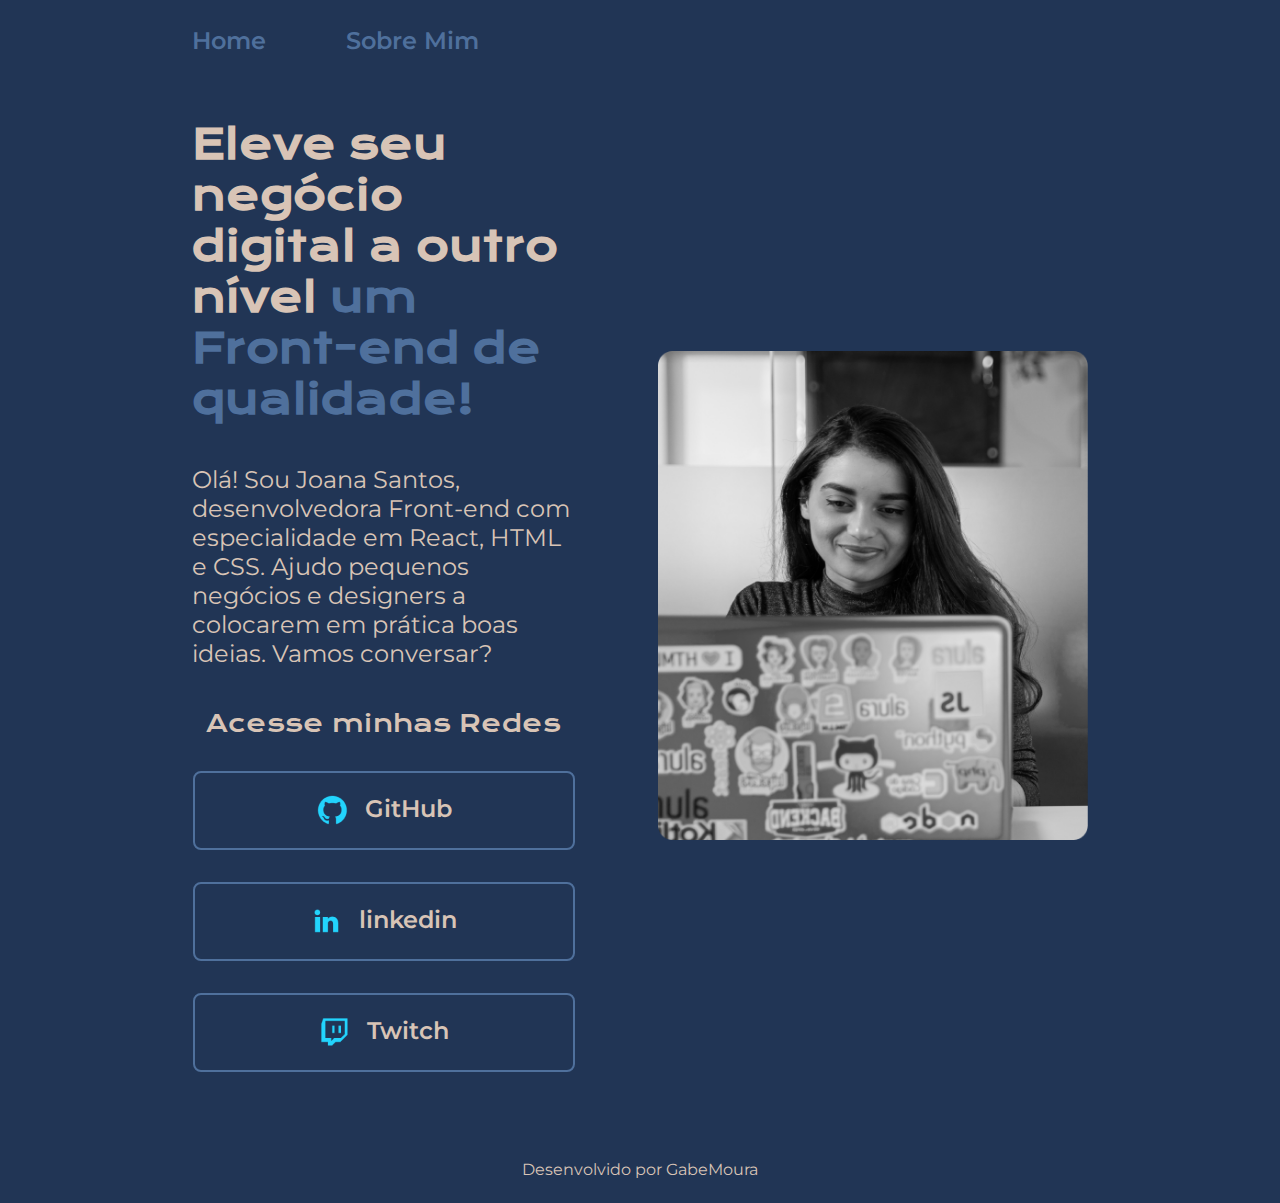
<file: index.html>
<!DOCTYPE html>
<html lang="pt-br">
<head>
    <meta charset="UTF-8">
    <meta http-equiv="X-UA-Compatible" content="IE=edge">
    <meta name="viewport" content="width=device-width, initial-scale=1.0">
    <title>Portfolio </title>
    <link rel="icon" href="./Assets/html.png" type="image/png">
    <link rel="stylesheet" href="./styles/style.css">


</head>
<body>
    <header class="cabecalho">
        <nav class="cabecalho__menu">
            <a class="cabecalho__menu__link" href="index.html"> Home</a>
            <a class="cabecalho__menu__link" href="about.html"> Sobre Mim </a>
        </nav>

    </header>

    <main class="apresentacao">
        <section class="apresentacao__conteudo">
            <h1 class="apresentacao__conteudo__titulo">Eleve seu negócio digital a outro nível <strong class="titulo-destaque"> um Front-end de qualidade! </strong> </h1>
            <p class="apresentacao__conteudo__texto"> Olá! Sou Joana Santos, desenvolvedora Front-end com especialidade em React, HTML e CSS. Ajudo pequenos negócios e designers a colocarem em prática boas ideias. Vamos conversar?</p>
            <div class="apresentacao__links">
                <h2 class="apresentacao__links__subtitulo">Acesse minhas Redes</h2>
                
                <a class="apresentacao__links__navegacao" href="https:\\github.com/"> 
                    <img src="./Assets/github.png">
                    GitHub
                </a>   

                <a class="apresentacao__links__navegacao" href="https://www.linkedin.com/"> 
                    <img src="./Assets/linkedin.png">
                    linkedin
                </a>   

                <a class="apresentacao__links__navegacao" href="https:\\twitch.tv"> 
                    <img src="./Assets/twitch.png">
                    Twitch
                </a>   
            </div>
        </section>
        <img class="apresentacao__imagem" src="Assets/perfil-programadora.png" alt="imagem de uma mulher programando">
    </main>

    <footer class="rodape">
       <p> Desenvolvido por GabeMoura </p>

    </footer>
    
</body>
</html>
</file>
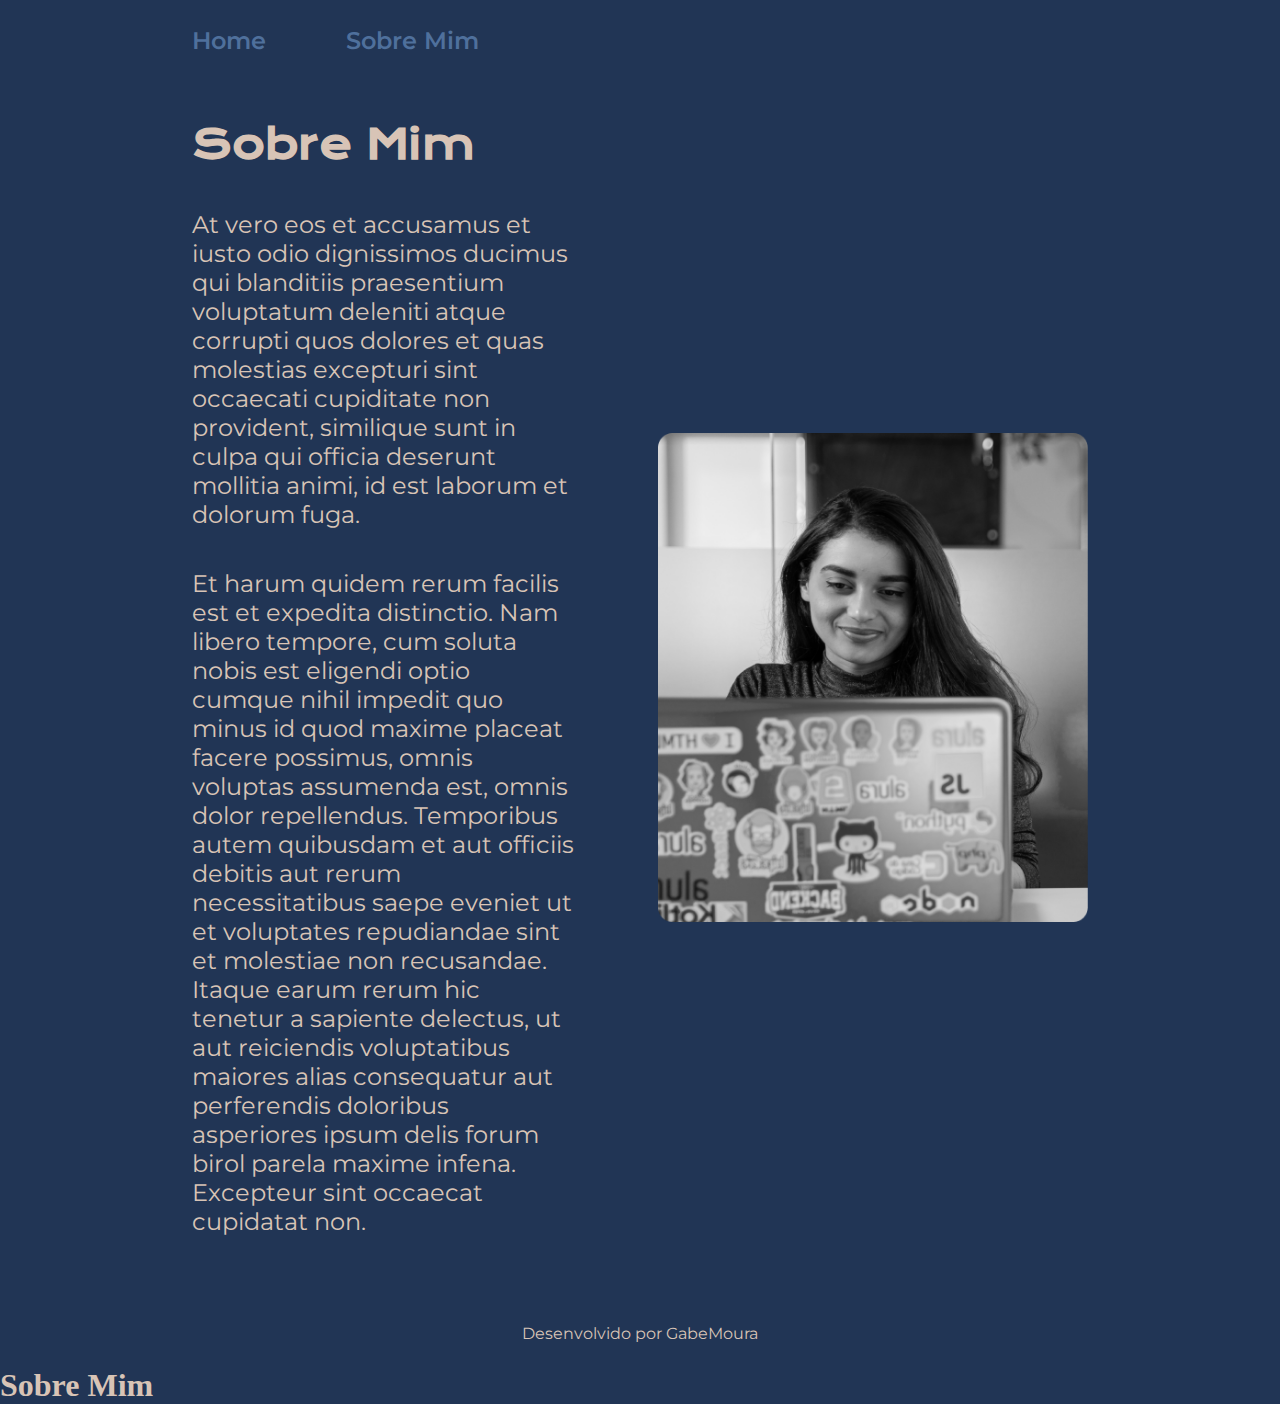
<file: about.html>
<!DOCTYPE html>
<html lang="pt-br">
<head>
    <meta charset="UTF-8">
    <meta name="viewport" content="width=device-width, initial-scale=1.0">
    <title>Sobre mim</title>
    <link rel="stylesheet" href="./styles/style.css">

   
</head>
<body>
    <header class="cabecalho">
        <nav class="cabecalho__menu">
            <a class="cabecalho__menu__link" href="index.html"> Home</a>
            <a class="cabecalho__menu__link" href="about.html"> Sobre Mim </a>
        </nav>

    </header>

    <main class="apresentacao">
        <section class=apresentacao__conteudo>
            <h1 class="apresentacao__conteudo__titulo">Sobre Mim</h1>

            <p class="apresentacao__conteudo__texto">
                At vero eos et accusamus et iusto odio dignissimos ducimus qui blanditiis praesentium voluptatum deleniti atque corrupti quos dolores et quas molestias excepturi sint occaecati cupiditate non provident, similique sunt in culpa qui officia deserunt mollitia animi, id est laborum et dolorum fuga.
           </p>
            <p class="apresentacao__conteudo__texto"> 
                Et harum quidem rerum facilis est et expedita distinctio. Nam libero tempore, cum soluta nobis est eligendi optio cumque nihil impedit quo minus id quod maxime placeat facere possimus, omnis voluptas assumenda est, omnis dolor repellendus. Temporibus autem quibusdam et aut officiis debitis aut rerum necessitatibus saepe eveniet ut et voluptates repudiandae sint et molestiae non recusandae. Itaque earum rerum hic tenetur a sapiente delectus, ut aut reiciendis voluptatibus maiores alias consequatur aut perferendis doloribus asperiores ipsum delis forum birol parela maxime infena. Excepteur sint occaecat cupidatat non.

            </p >

        </section>
        <img class="apresentacao__imagem"  src="Assets/perfil-programadora.png" alt="imagem de uma mulher programando">

    </main>

    
    <footer class="rodape">
        <p> Desenvolvido por GabeMoura </p>
 
    </footer>
     



    <h1>Sobre Mim</h1>
</body>
</html>
</file>
<file: styles/style.css>
@import url('https://fonts.googleapis.com/css2?family=Krona+One&family=Montserrat:wght@400;700&display=swap');


:root{
    --cor-primaria: #213555;
    --cor-secundaria: #D8C4B6;
    --cor-terciaria: #4F709C;
    --cor-hover: #F5EFE7;

    --font-primaria: 'Krona One', sans-serif;
    --font-secundaria: 'Montserrat',sans-serif;



}

*{
    margin: 0;
    padding: 0;
}


body{
    /*height: 100vh;*/
    box-sizing: border-box;
    background-color:var(--cor-primaria);
    color: var(--cor-secundaria);
 
}


.cabecalho{
    padding: 2% 0% 0% 15%;

}

.cabecalho__menu{
display: flex;
gap: 80px;

    
}

.cabecalho__menu__link{
  font-family: var(--font-secundaria);
  font-size: 1.5rem;
  font-weight: 600;
  color: var(--cor-terciaria);
  text-decoration: none;
}





.apresentacao{
   padding: 5% 15%;
    display: flex;
    align-items: center;
    justify-content: space-between;
    gap: 82px;
 
}

.apresentacao__conteudo{
   width: 50%;
   display: flex;
   flex-direction: column; 
   gap: 40px;
}

.apresentacao__conteudo__titulo{
    font-size: 2.5rem;
    font-family: var(--font-primaria);
}

.titulo-destaque{
    color: var(--cor-terciaria);

}

.apresentacao__conteudo__texto{
    font-size: 1.5rem;
    font-family: var(--font-secundaria);
}

.apresentacao__links{
    display: flex;
    justify-content: space-between;
    flex-direction: column;
    align-items: center;
    gap: 32px;
}

.apresentacao__links__subtitulo{
    font-family: var(--font-primaria); /* Sans serif não precisa estar entre aspaas*/
    font-weight: 400;
    font-size: 1.5rem;
}


.apresentacao__links__navegacao{
    display: flex;
    justify-content: center;
    border: 2px solid var(--cor-terciaria);  /*Definir o largura da borda*/
    width: 378px;
    text-align: center;
    border-radius: 8px;
    font-size: 1.5rem;
    padding: 21.5px 0;
    font-weight: 600;
    text-decoration: none;
    color: var(--cor-secundaria);
    font-family: var(--font-secundaria);
    gap: 16px; /*Espaço entre itens */
        
}

.apresentacao__links__link:hover{
    background-color: var(--cor-hover);
}

.apresentacao__imagem{
    width: 48%;
}

.rodape{
    color: var(--cor-primaria)
    background-color: var(--cor-terciaria);
    padding: 24px;
    text-align: center;
    font-family: var(--font-secundaria);
    font: 24px;
    font-weight: 400px;
}


@media (max-width: 1200px) {
    
    .cabecalho {    
        padding: 10% ;
     }
    .cabecalho__menu{
        justify-content: center ;
    } 
    .apresentacao {
        flex-direction: column-reverse;
        padding: 5%;
    }

    .apresentacao__conteudo__titulo{
       font-size: 1.5rem; 
    }

    .apresentacao__conteudo{
        width: auto;
    }

}
</file>
